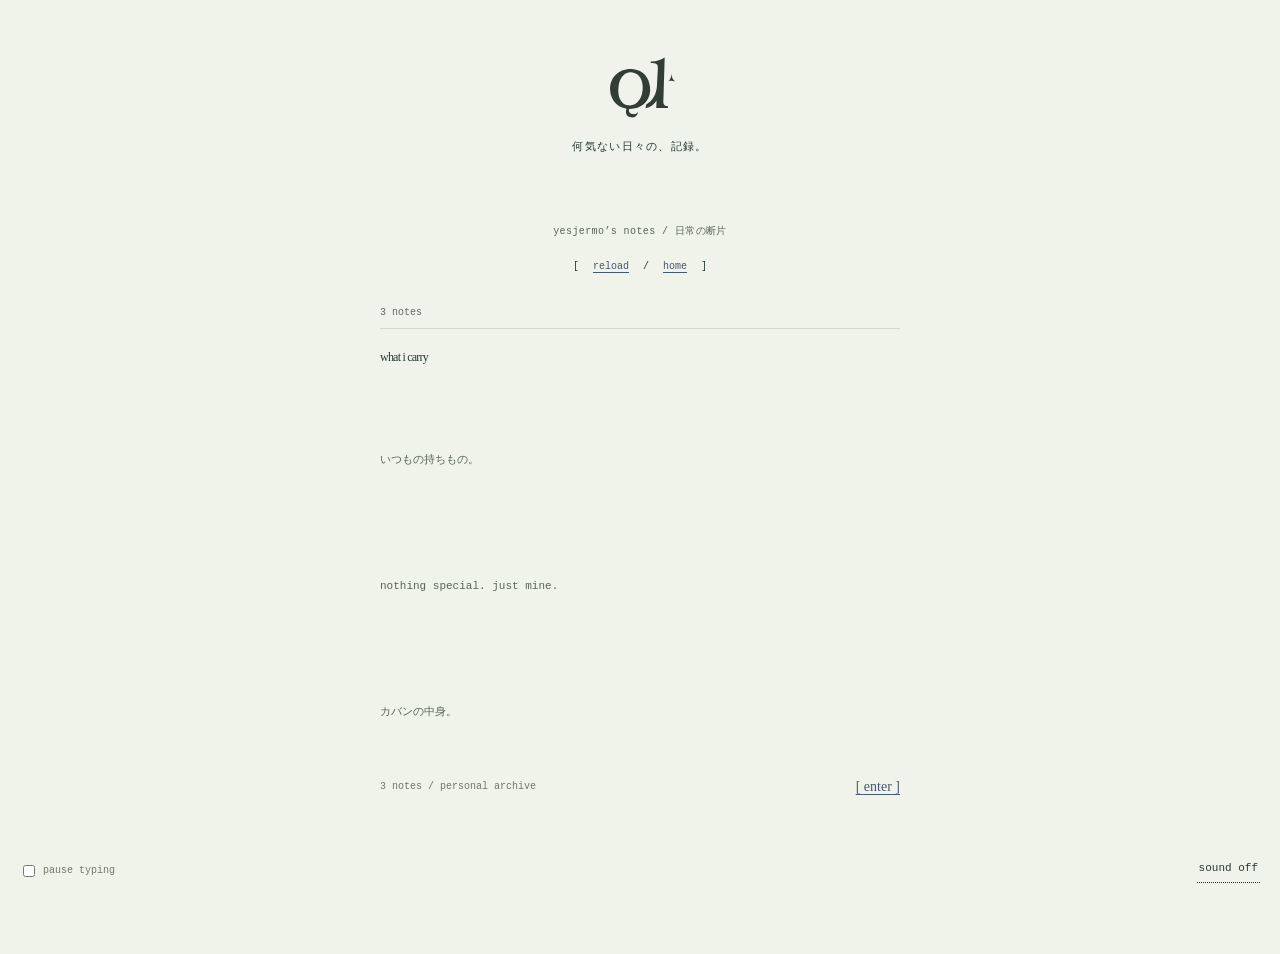
<file: index.html>
<!doctype html>
<html lang="en">
  <head>
    <meta charset="utf-8">
    <meta name="viewport" content="width=device-width, initial-scale=1">
    <meta name="theme-color" content="#fff">
    <meta name="description" content="Ordinary days — a small personal bulletin board and photo diary.">
    <title>ordinary days / BBS</title>
    <link rel="stylesheet" href="styles.css">
  <script src="typing.js" defer></script></head>
  <body class="splash">
    <input class="motion-toggle" type="checkbox" id="still">
    <label class="motion-label" for="still">pause typing</label>

    <button class="sound-control" id="typing-sound" type="button" aria-pressed="true">sound off</button>
    <main class="bbs" id="bbs">
      <header class="bbs-header">
        <img class="personal-mark" src="assets/ordinary-days-mark.svg" alt="" width="240" height="200">
        <p class="bbs-jp" lang="ja">何気ない日々の、記録。</p>
        <h1 class="bbs-typed-heading">
          <span class="sr-only">ordinary days</span>
          <span class="heading-type" aria-hidden="true">ordinary days</span>
        </h1>
        <p class="bbs-description">yesjermo’s notes / 日常の断片</p>
        <nav aria-label="Bulletin board navigation">
          [ <a href="index.html">reload</a> / <a href="objects.html">home</a> ]
        </nav>
      </header>

      <div class="bbs-status" aria-hidden="true"><span></span></div>

      <section class="thread" aria-labelledby="thread-title">
        <h2 id="thread-title">what i carry</h2>

        <article class="bbs-post post-one">
          <header>
            <span>No. 001</span>
            <span>yesjermo</span>
            <time datetime="2026-10-15">2026.10.15</time>
          </header>
          <p class="post-text">
            <span class="sr-only">Three things I bring to class.</span>
            <span class="message message-one" aria-hidden="true"></span>
          </p>
          <p class="post-note" lang="ja">いつもの持ちもの。</p>
        </article>

        <article class="bbs-post post-two">
          <header>
            <span>No. 002</span>
            <span>yesjermo</span>
            <time datetime="2026-10-15">2026.10.15</time>
          </header>
          <p class="post-text">
            <span class="sr-only">A blue bottle. A mouse. A laptop.</span>
            <span class="message message-two" aria-hidden="true"></span>
          </p>
          <p class="post-note">nothing special. just mine.</p>
        </article>

        <article class="bbs-post post-three">
          <header>
            <span>No. 003</span>
            <span>yesjermo</span>
            <time datetime="2026-10-15">2026.10.15</time>
          </header>
          <p class="post-text">
            <span class="sr-only">What's in my bag?</span>
            <span class="message message-three" aria-hidden="true"></span>
          </p>
          <p class="post-note" lang="ja">カバンの中身。</p>
        </article>
      </section>

      <footer class="bbs-footer">
        <span>3 notes / personal archive</span>
        <a class="bbs-enter" href="objects.html" aria-label="Enter the photo diary">
          [ <span aria-hidden="true"></span> ]
        </a>
      </footer>
    </main>

    <aside class="reload-intro" aria-label="Opening animation">
      <div class="reload-center">
        <video
          class="reload-reference reload-video"
          autoplay
          muted
          playsinline
          preload="auto"
          poster="assets/reload-reference.png"
          aria-label="Reload intro animation"
        >
          <source src="assets/reload-intro.mp4" type="video/mp4">
        </video>
      </div>
      <a class="intro-skip" href="#bbs">skip intro ↗</a>
    </aside>
  </body>
</html>
</file>
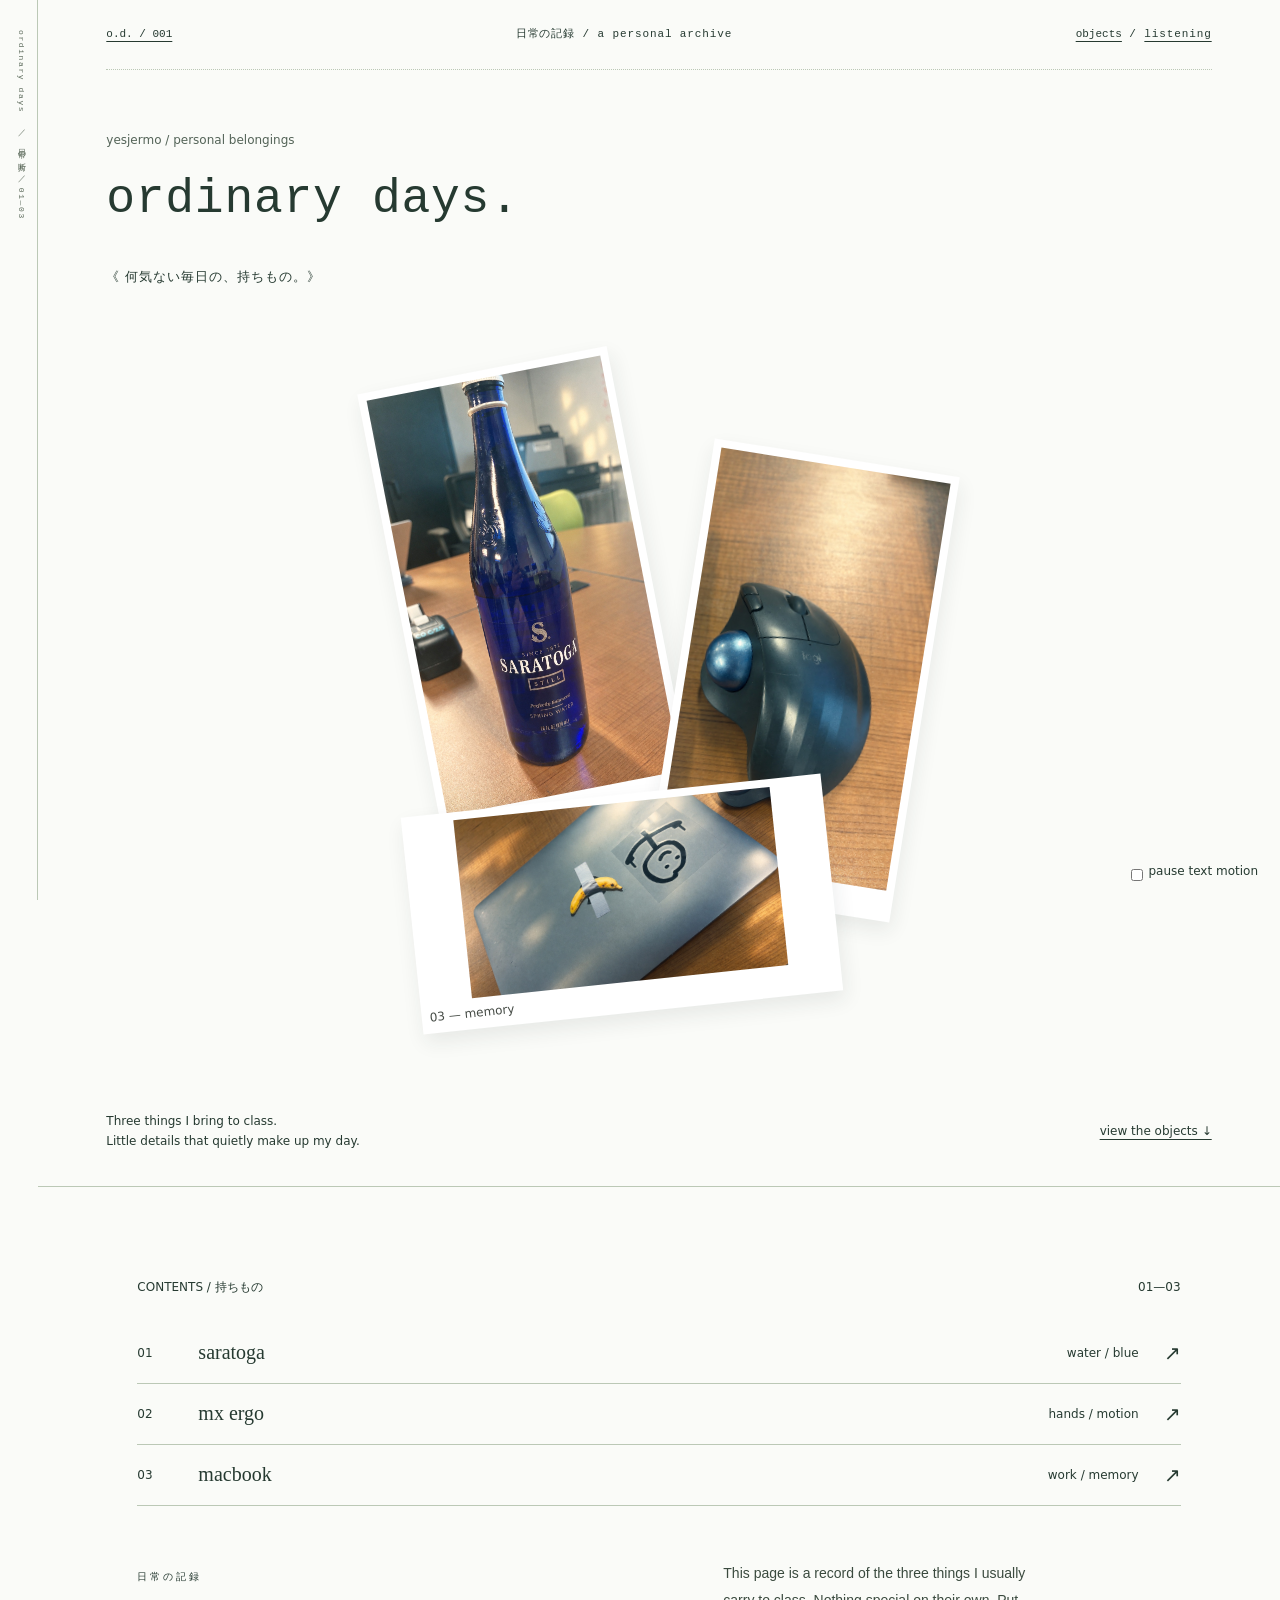
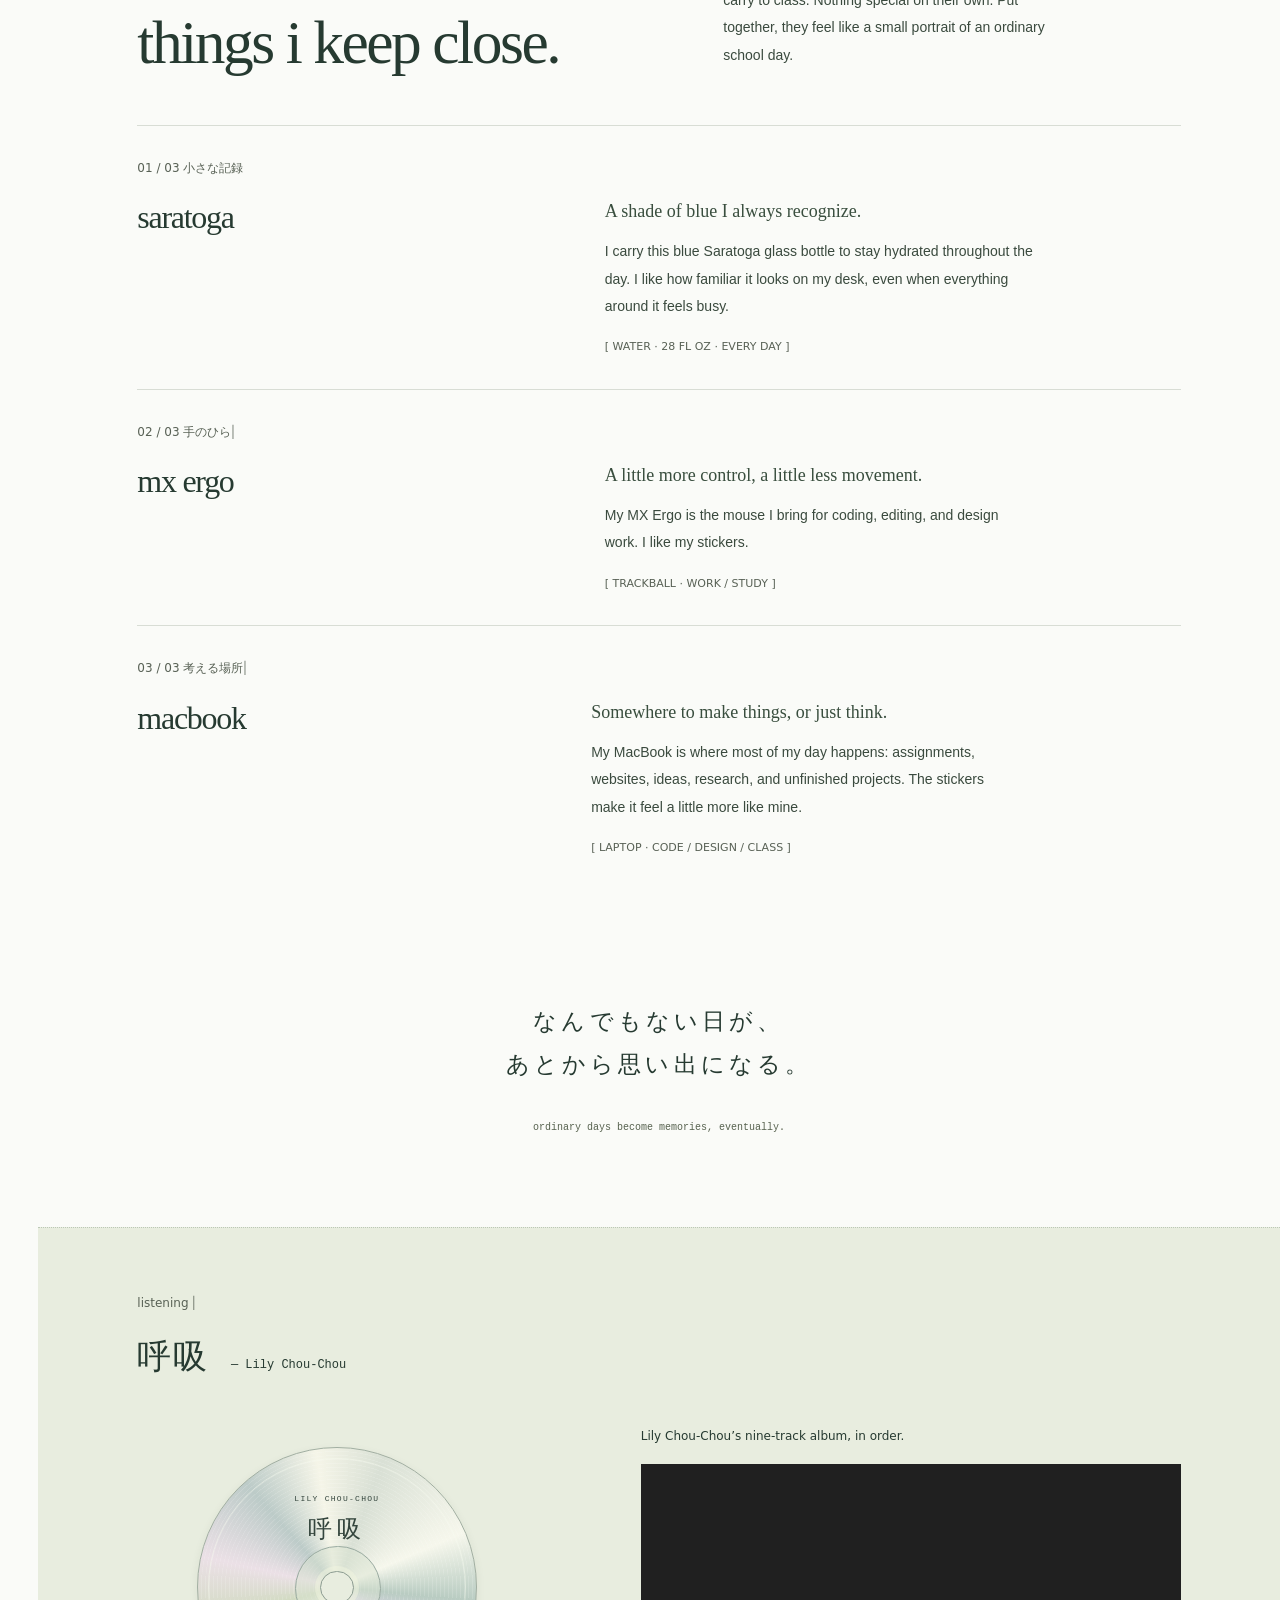
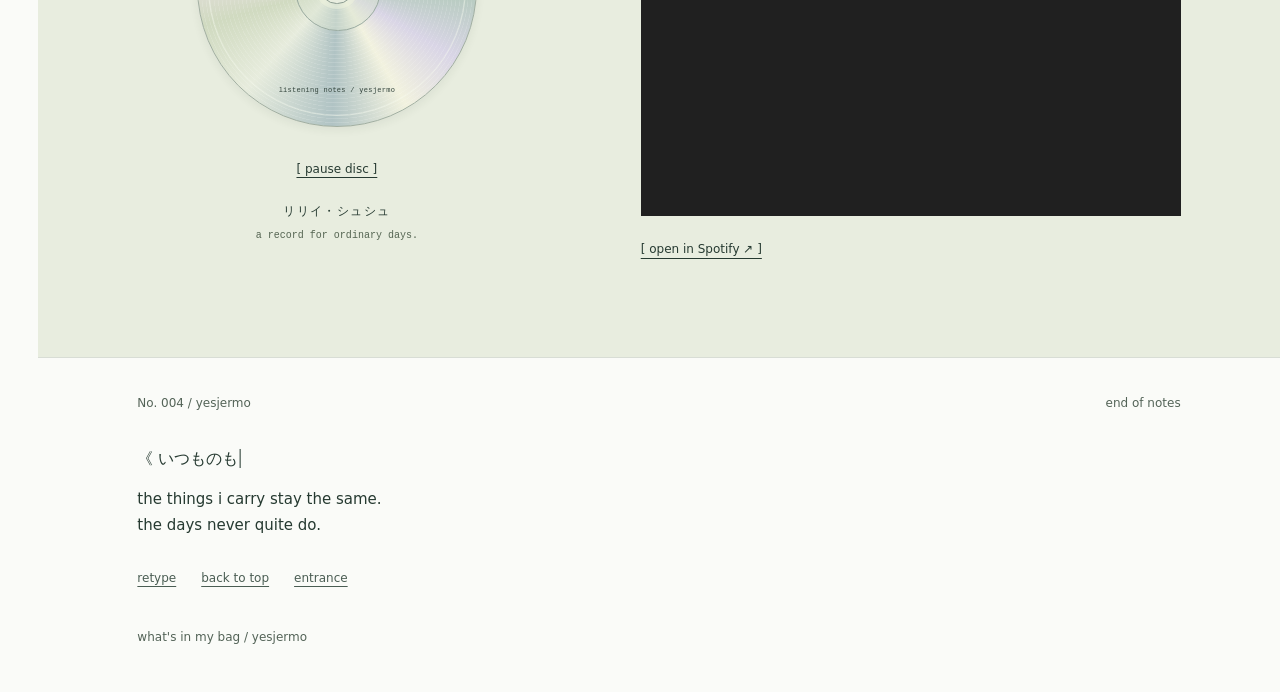
<file: objects.html>
<!doctype html>
<html lang="en"><head><meta charset="utf-8"><meta name="viewport" content="width=device-width,initial-scale=1"><meta name="theme-color" content="#eef0e6"><meta name="description" content="A quiet photographic diary of three things I carry to class."><title>ordinary days — the booklet</title><link rel="stylesheet" href="styles.css"><script src="typing.js" defer></script></head>
<body class="booklet collage-booklet" id="top"><div class="spine" aria-hidden="true">ordinary days　／　日常の断片　／　01—03</div><a class="skip" href="#archive">Skip to the objects</a>

<input class="object-motion-toggle" type="checkbox" id="object-still"><label class="object-motion-label" for="object-still">pause text motion</label>
<header class="book-cover object-cover">
<nav class="topbar" aria-label="Main navigation"><a href="index.html">o.d. / 001</a><span>日常の記録 / a personal archive</span><span class="object-nav-links"><a href="#archive">objects</a> / <a href="#listening">listening</a></span></nav>
<div class="object-heading">
<p class="object-heading-meta">yesjermo / personal belongings</p>
<h1><span class="sr-only">ordinary days.</span><span class="object-typed-title" aria-hidden="true">ordinary days.</span></h1>
<p class="object-heading-jp" lang="ja">《 何気ない毎日の、持ちもの。》</p>
</div>
<div class="contact-sheet keepsake-collage" aria-label="Three photographs from my school day"><figure class="keepsake keepsake-water"><a href="#water"><img src="images/saratoga.jpg" alt="Cobalt blue bottle on a classroom desk" width="941" height="1672"><figcaption>01 — water</figcaption></a></figure><figure class="keepsake keepsake-hands"><a href="#hands"><img src="images/mx-ergo.jpg" alt="Black trackball mouse on a desk" width="941" height="1672"><figcaption>02 — hands</figcaption></a></figure><figure class="keepsake keepsake-memory"><a href="#memory"><img src="images/macbook.jpg" alt="Silver laptop with stickers" width="1672" height="941"><figcaption>03 — memory</figcaption></a></figure></div>
<div class="cover-bottom"><p>Three things I bring to class.<br>Little details that quietly make up my day.</p><a href="#archive">view the objects ↓</a></div>
</header>
  <main>
    <!-- 02 / ARCHIVE INTRO -->
    <section class="archive-intro" id="archive" aria-labelledby="archive-title">
      <div class="section-label"><span>CONTENTS / 持ちもの</span><span>01—03</span></div><nav class="tracks" aria-label="Objects"><a href="#water"><span>01</span> saratoga <i>water / blue</i> ↗</a><a href="#hands"><span>02</span> mx ergo <i>hands / motion</i> ↗</a><a href="#memory"><span>03</span> macbook <i>work / memory</i> ↗</a></nav>
      <div class="archive-intro-grid">
        <div>
          <p class="small-japanese" lang="ja">日常の記録</p>
          <h2 id="archive-title">things i keep close.</h2>
        </div>
        <p class="archive-description">This page is a record of the three things I usually carry to class. Nothing special on their own. Put together, they feel like a small portrait of an ordinary school day.</p>
      </div>
    </section>

    <div class="object-notes">
    <!-- 03 / ITEM ONE: SARATOGA -->
    <section id="water" class="chapter chapter-one" aria-labelledby="bottle-title">
      <div class="chapter-copy">
        <p class="chapter-counter">01 / 03 <span>小さな記録</span></p>
        <h3 id="bottle-title">saratoga</h3>
        <p class="chapter-subtitle">A shade of blue I always recognize.</p>
        <p class="chapter-description">I carry this blue Saratoga glass bottle to stay hydrated throughout the day. I like how familiar it looks on my desk, even when everything around it feels busy.</p>
        <p class="chapter-footnote">[ WATER · 28 FL OZ · EVERY DAY ]</p>
      </div>
    </section>

    <!-- 04 / ITEM TWO: MX ERGO -->
    <section id="hands" class="chapter chapter-two" aria-labelledby="mouse-title">
      <div class="chapter-copy">
        <p class="chapter-counter">02 / 03 <span>手のひらの道具</span></p>
        <h3 id="mouse-title">mx ergo</h3>
        <p class="chapter-subtitle">A little more control, a little less movement.</p>
        <p class="chapter-description">My MX Ergo is the mouse I bring for coding, editing, and design work. I like my stickers.</p>
        <p class="chapter-footnote">[ TRACKBALL · WORK / STUDY ]</p>
      </div>
    </section>

<!-- 06 / ITEM THREE: MACBOOK -->
    <section id="memory" class="chapter chapter-three" aria-labelledby="macbook-title">
      <div class="chapter-three-heading">
        <p class="chapter-counter">03 / 03 <span>考える場所</span></p>
        <h3 id="macbook-title">macbook</h3>
      </div>
      <div class="chapter-three-details">
        <p class="chapter-subtitle">Somewhere to make things, or just think.</p>
        <p class="chapter-description">My MacBook is where most of my day happens: assignments, websites, ideas, research, and unfinished projects. The stickers make it feel a little more like mine.</p>
        <p class="chapter-footnote">[ LAPTOP · CODE / DESIGN / CLASS ]</p>
      </div>
    </section>

    </div>
    <!-- 05 / TRANSITION: an intertitle, like a pause between scenes. -->
    <aside class="intertitle" aria-label="Between frames">
      <p lang="ja">なんでもない日が、<br>あとから思い出になる。</p>
      <span>ordinary days become memories, eventually.</span>
    </aside>

        <section class="listening" id="listening" aria-labelledby="listening-title">
      <div class="listening-heading"><p class="chapter-counter">listening notes / 音の記録</p><h2 id="listening-title">呼吸 <span>— Lily Chou-Chou</span></h2></div>
      <div class="listening-grid">
        <div class="disc-side">
          <input class="disc-toggle" type="checkbox" id="disc-still">
          <div class="disc-sleeve" aria-hidden="true"><div class="compact-disc"><div class="disc-print"><span>LILY CHOU-CHOU</span><strong>呼吸</strong><small>listening notes / yesjermo</small></div><div class="disc-hub"></div></div></div>
          <label class="disc-control" for="disc-still"><span class="disc-pause">[ pause disc ]</span><span class="disc-resume">[ spin disc ]</span></label>
          <p class="disc-caption">リリイ・シュシュ<br><span>a record for ordinary days.</span></p>
        </div>
        <div class="listening-player">
          <p class="listening-intro">Lily Chou-Chou’s nine-track album, in order.</p>
          <iframe title="Listen to 呼吸 by Lily Chou-Chou on Spotify" src="https://open.spotify.com/embed/album/4IVnHzCk8zgJ1ivesDoTc3?utm_source=generator&amp;theme=0" width="100%" height="352" loading="lazy" allow="autoplay; clipboard-write; encrypted-media; fullscreen; picture-in-picture" allowfullscreen></iframe>
          <a class="spotify-link" href="https://open.spotify.com/album/4IVnHzCk8zgJ1ivesDoTc3" target="_blank" rel="noopener noreferrer">[ open in Spotify ↗ ]</a>
        </div>
      </div>
    </section>
  </main>
  <footer class="footer object-footer" aria-label="Closing note">
    <div class="footer-meta"><span>No. 004 / yesjermo</span><span>end of notes</span></div>
    <input class="footer-retype" type="checkbox" id="retype-footer">
    <div class="footer-message">
      <p class="footer-jp" lang="ja">《 いつものもの。いつもの日々。》</p>
      <p class="footer-english">the things i carry stay the same.<br>the days never quite do.</p>
    </div>
    <nav class="footer-links" aria-label="Footer navigation"><label for="retype-footer">retype</label><a href="#top">back to top</a><a href="index.html">entrance</a></nav>
    <p class="footer-signature">what's in my bag / yesjermo</p>
  </footer>
</body></html>
</file>
<file: styles.css>
:root{--paper:#eef0e6;--ink:#233b31;--muted:#536357;--line:#a6b3a0;--serif:Georgia,'Times New Roman',serif;--mono:'Courier New',monospace}*{box-sizing:border-box}html{scroll-behavior:smooth}body{margin:0;background:var(--paper);color:var(--ink);font-family:Arial,Helvetica,sans-serif}a{color:inherit;text-underline-offset:5px}a:hover{opacity:.7}a:focus-visible,input:focus-visible+label{outline:2px solid currentColor;outline-offset:6px}img{display:block;max-width:100%;height:auto}figure,p,h1,h2,h3{margin:0}h1,h2,h3{font-family:var(--serif);font-weight:400}em{font-weight:400}nav a{text-decoration:none}.skip{position:fixed;z-index:20;left:20px;top:-100px;background:var(--paper);padding:16px}.skip:focus{top:16px}/* A personal BBS: browser-like type, real links, no simulated desktop chrome. */
.sr-only{position:absolute;width:1px;height:1px;padding:0;margin:-1px;overflow:hidden;clip-path:inset(50%);white-space:nowrap;border:0}
.splash{min-height:100svh;background:#fff;color:#343434;font-family:'Times New Roman','Yu Mincho','Hiragino Mincho ProN',serif;font-size:13px}
.bbs{width:min(520px,calc(100% - 44px));margin:clamp(55px,12vh,125px) auto 80px}
.bbs a{color:#465773;text-decoration:underline;text-underline-offset:3px}.bbs a:visited{color:#6b6376}.bbs a:hover{opacity:1;color:#182940}.bbs-header{text-align:center;padding-bottom:24px}.bbs-jp{font-size:12px;letter-spacing:.25em;margin-bottom:12px}.bbs h1{font:normal 25px/1.1 'Times New Roman',serif;letter-spacing:-.04em}.bbs-description{font-size:11px;color:#666;margin:10px 0 18px}.bbs-header nav{font-size:12px}.bbs-header nav a{display:inline-block;padding:5px 3px}
.bbs-status{min-height:32px;border-top:1px solid #bfc3b9;border-bottom:1px solid #bfc3b9;padding:8px 0;font:10px/1.5 'Courier New',monospace;color:#666}.bbs-status span:before{content:'3 notes';animation:bbs-reload 2.6s step-end both}
.thread h2{font:normal 12px/1.7 'Times New Roman',serif;margin:18px 0 0}.bbs-post{padding:20px 0 17px;border-bottom:1px dotted #c6c9c1}.bbs-post header{display:flex;gap:13px;color:#72776c;font:10px/1.5 'Courier New',monospace}.bbs-post time{margin-left:auto}.post-text{margin:15px 0 0;min-height:22px;font-size:15px;line-height:1.6}.post-note{font-size:11px;line-height:1.7;margin-top:5px;color:#696e61}
.message:before{white-space:pre-wrap}.message-one:before{content:'Three things I bring to class.';animation:note-one 5s step-end both}.message-two:before{content:'A blue bottle. A mouse. A laptop.';animation:note-two 8s step-end both}.message-three:before{content:'A record of an ordinary day.';animation:note-three 11s step-end both}
.post-one{animation:post-appear 2.6s step-end both}.post-two{animation:post-appear 5.4s step-end both}.post-three{animation:post-appear 8.4s step-end both}.post-one .post-note{animation:post-appear 5s step-end both}.post-two .post-note{animation:post-appear 8s step-end both}.post-three .post-note{animation:post-appear 11s step-end both}
.bbs-footer{display:flex;align-items:center;justify-content:space-between;gap:20px;padding:20px 0;color:#707668;font:10px/1.5 'Courier New',monospace}.bbs-enter{padding:10px 0;font:14px/1.5 'Times New Roman',serif;min-width:90px;text-align:right}.bbs-enter span:before{content:'enter';animation:enter-note 12s step-end both}
.motion-toggle{position:fixed;left:23px;bottom:23px;width:12px;height:12px;margin:0;accent-color:#6a745b}.motion-label{position:fixed;left:43px;bottom:23px;font:10px/12px 'Courier New',monospace;color:#72776c;cursor:pointer}.motion-toggle:checked~.bbs *,.motion-toggle:checked~.bbs *:before{animation-play-state:paused}
@keyframes bbs-reload{0%{content:'re'}12%{content:'relo'}23%{content:'reload'}35%{content:'reloading'}48%{content:'reloading.'}65%{content:'reloading..'}80%{content:'reloading...'}100%{content:'3 notes'}}
@keyframes post-appear{0%,99.9%{visibility:hidden}100%{visibility:visible}}
@keyframes note-one{0%,51%{content:''}52%{content:'À'}58%{content:'Àsï'}64%{content:'Àsïƒì'}70%{content:'ÀsïƒìèóÇ™'}77%{content:'Three thïƒìèóÇ™'}84%{content:'Three things I brïñÇ™'}91%{content:'Three things I bring to clàÇ'}100%{content:'Three things I bring to class.'}}
@keyframes note-two{0%,67%{content:''}68%{content:'Ç'}72%{content:'Çæ†'}76%{content:'Çæ†Àsïƒì'}81%{content:'A blue bō††Ç'}86%{content:'A blue bottle. A mðµÇ'}92%{content:'A blue bottle. A mouse. A làþÇ'}100%{content:'A blue bottle. A mouse. A laptop.'}}
@keyframes note-three{0%,76%{content:''}77%{content:'Æ'}80%{content:'ÆðÇ'}83%{content:'ÆðÇïƒìè'}87%{content:'A record ðƒïÇ'}91%{content:'A record of an ordïñÇ'}96%{content:'A record of an ordinary dàÇ'}100%{content:'A record of an ordinary day.'}}
@keyframes enter-note{0%,91%{content:'skip intro'}92%{content:'ë'}94%{content:'ëñ†'}96%{content:'ëñ†ê®'}98%{content:'entê®'}100%{content:'enter'}}
@media(max-width:600px){.bbs{margin-top:50px;width:calc(100% - 40px)}.bbs-post{padding-top:18px}.post-text{font-size:14px}.bbs-post header{font-size:9px}.bbs-footer{font-size:9px}.bbs-header{padding-bottom:20px}}
/* The booklet: a quiet printed grid, with deliberately different spreads. */
.booklet{padding-left:44px}.spine{position:fixed;inset:0 auto 0 0;width:44px;border-right:1px solid var(--line);writing-mode:vertical-rl;padding:30px 14px;font:10px var(--mono);letter-spacing:.18em;z-index:10;background:var(--paper)}.book-cover{padding:0 5.5%;position:relative;overflow:hidden}.topbar{display:flex;justify-content:space-between;gap:20px;padding:30px 0;border-bottom:1px solid var(--line);font:10px var(--mono);letter-spacing:.08em}.topbar>a:first-child{font-size:16px;letter-spacing:-.08em}.cover-caption{display:flex;justify-content:space-between;margin:34px 0 8px;font:10px var(--mono);letter-spacing:.06em}.book-cover h1{font-size:clamp(96px,17vw,255px);line-height:.73;letter-spacing:-.085em;position:relative;z-index:2;margin:36px 0 0}.book-cover h1 em{padding-left:23%}.vertical{position:absolute;right:7%;top:155px;writing-mode:vertical-rl;font:22px/1.8 var(--serif);letter-spacing:.3em}.contact-sheet{display:grid;grid-template-columns:1fr .8fr 1.3fr;align-items:end;gap:30px;margin:-35px 3% 0 20%;transform:rotate(-2deg)}.contact-sheet figure{padding:7px 7px 0;background:#e2e6da;border:1px solid #b7c2af}.contact-sheet figure:nth-child(2){transform:translateY(35px)}.contact-sheet img{width:100%;height:clamp(140px,19vw,280px);object-fit:cover;filter:saturate(.65)}.contact-sheet figure:nth-child(3) img{height:clamp(110px,14vw,210px)}.contact-sheet figcaption{font:9px/2.8 var(--mono);letter-spacing:.08em}.cover-bottom{display:grid;grid-template-columns:1fr 1fr auto;align-items:end;gap:25px;padding:85px 0 38px;font:11px/1.8 var(--mono)}.cover-bottom .edition{text-align:center;font-size:9px}.cover-bottom a{text-decoration:none;border-bottom:1px solid var(--ink);padding:10px 0}.cover-bottom a span{margin-left:35px;font-size:22px}.archive-intro{padding:90px 8% 80px;border-top:1px solid var(--line)}.section-label,.chapter-counter,.chapter-footnote,.closing-line,.closing-bottom,.footer{font:10px/1.7 var(--mono);letter-spacing:.08em}.section-label,.closing-line,.closing-bottom,.footer{display:flex;justify-content:space-between;gap:24px}.tracks{margin:25px 0 85px;display:grid}.tracks a{display:flex;align-items:center;gap:25px;border-bottom:1px solid var(--line);padding:18px 0;font:22px var(--serif)}.tracks a span{font:10px var(--mono);min-width:36px}.tracks i{font:10px var(--mono);margin-left:auto}.archive-intro-grid{display:grid;grid-template-columns:1.4fr 1fr;gap:70px;align-items:end}.small-japanese{font-size:12px;letter-spacing:.3em;margin-bottom:25px}h2{font-size:clamp(58px,7vw,105px);line-height:.9;letter-spacing:-.065em}.archive-description{font-size:14px;line-height:1.9;max-width:330px;padding-bottom:8px}.chapter{padding:80px 8% 110px;display:grid;align-items:center;gap:9%}.chapter-one{grid-template-columns:1.1fr 1fr}.photo{position:relative}.photo img{width:100%;object-fit:cover;filter:saturate(.75)}.photo-bottle img{aspect-ratio:3/4}.photo figcaption{font:9px var(--mono);display:flex;gap:20px;margin-top:14px;color:var(--muted)}.chapter-counter{display:flex;justify-content:space-between;margin-bottom:38px}.chapter-counter span{font-size:10px;letter-spacing:.12em}.chapter h3{font-size:clamp(55px,6.5vw,100px);letter-spacing:-.065em;line-height:1.05;margin-left:-4px}.title-dot{color:#779542}.chapter-subtitle{font:italic 22px/1.4 var(--serif);margin:24px 0}.chapter-description{font:14px/1.9 Arial,sans-serif;max-width:360px}.chapter-footnote{border-top:1px solid var(--line);padding-top:18px;margin-top:38px;font-size:9px}.chapter-two{background:#dce3d4;grid-template-columns:1fr 1.2fr;padding-top:110px;padding-bottom:110px}.photo-mouse{margin-left:15%}.photo-mouse img{aspect-ratio:3/4}.intertitle{background:#172b21;color:var(--paper);padding:110px 25px;text-align:center}.intertitle p{font:clamp(22px,3vw,36px)/1.9 var(--serif);letter-spacing:.22em}.intertitle span{display:block;font:10px/1.8 var(--mono);margin-top:32px}.chapter-three{display:block;padding-top:95px}.chapter-three-heading{display:flex;flex-direction:column;max-width:70%;margin-bottom:45px}.chapter-three-heading h3{font-size:clamp(70px,12vw,170px)}.photo-laptop img{aspect-ratio:16/9}.chapter-three-details{display:grid;grid-template-columns:1fr 1fr;column-gap:12%;margin-top:32px}.chapter-three-details .chapter-subtitle{margin:0;max-width:280px;font-size:30px}.chapter-three-details .chapter-footnote{grid-column:2}.closing{padding:30px 8% 50px;background:#dce3d4}.closing-line{border-bottom:1px solid var(--line);padding-bottom:18px}.closing-content{display:flex;align-items:end;justify-content:space-between;gap:35px;padding:90px 0}.closing-content p{font:36px/1.8 var(--serif);letter-spacing:.13em}.closing-content span{font:12px/1.9 var(--mono)}.closing-bottom{font-size:9px}.footer{padding:25px 8%;font-size:9px}
@media(min-width:1600px){.booklet{max-width:1700px;margin:auto;border-right:1px solid var(--line)}}
@media(max-width:700px){.booklet{padding-left:23px}.spine{width:23px;padding:25px 6px;font-size:8px}.book-cover{padding:0 6%}.topbar{padding:23px 0;font-size:9px}.topbar>span{display:none}.cover-caption{margin-top:25px;font-size:8px;line-height:1.7}.cover-caption>span:last-child{max-width:95px;text-align:right}.book-cover h1{font-size:clamp(87px,21vw,145px);margin-top:45px;line-height:.8}.book-cover h1 em{padding-left:13%}.vertical{font-size:13px;right:6%;top:160px;letter-spacing:.2em}.contact-sheet{margin:28px 0 0;gap:10px;grid-template-columns:1fr .85fr 1fr}.contact-sheet figure{padding:4px 4px 0}.contact-sheet img{height:150px}.contact-sheet figure:nth-child(3) img{height:110px}.contact-sheet figcaption{font-size:7px;letter-spacing:0}.contact-sheet figure:nth-child(2){transform:translateY(20px)}.cover-bottom{padding-top:64px;grid-template-columns:1fr auto;font-size:9px}.cover-bottom .edition{display:none}.cover-bottom a{font-size:9px}.cover-bottom a span{margin-left:8px}.archive-intro{padding:55px 7%}.section-label{font-size:8px}.tracks{margin:20px 0 55px}.tracks a{font-size:21px;gap:12px}.tracks i{font-size:8px}.archive-intro-grid{grid-template-columns:1fr;gap:28px}h2{font-size:65px}.archive-description{font-size:13px;max-width:none}.chapter{padding:35px 7% 65px;grid-template-columns:1fr;gap:35px}.chapter-copy{padding:0 3%}.chapter-counter{margin-bottom:20px;font-size:9px}.chapter h3{font-size:62px}.chapter-subtitle{font-size:23px;margin:20px 0}.chapter-description{font-size:13px;max-width:none}.chapter-footnote{margin-top:25px;font-size:8px}.chapter-two{padding-top:55px}.chapter-two .chapter-copy{order:2}.photo-mouse{margin:0 12%}.intertitle{padding:85px 18px}.intertitle p{font-size:22px}.intertitle span{font-size:8px}.chapter-three{padding-top:60px}.chapter-three-heading{max-width:100%;margin-bottom:30px}.chapter-three-heading h3{font-size:70px}.chapter-three-details{grid-template-columns:1fr;gap:22px}.chapter-three-details .chapter-subtitle{font-size:26px;max-width:none}.chapter-three-details .chapter-footnote{grid-column:auto;margin:0}.closing{padding:25px 7%}.closing-content{flex-direction:column;align-items:start;padding:55px 0;gap:25px}.closing-content p{font-size:28px}.closing-bottom{font-size:8px;flex-direction:column;gap:16px}.footer{font-size:8px;gap:15px;padding:24px 7%}.photo figcaption{font-size:8px}}
/* The home page: translucent green paper, an obi strip and a loose photo index. */
:root{--paper:#eef0e6;--ink:#233b31;--muted:#536357;--line:#b2bbaa}
.booklet{padding-left:38px}.spine{display:block;width:38px;padding:30px 11px;background:#dfe6cf;font-size:10px}.topbar{font-size:10px}.cover-caption{margin-top:42px}.book-cover h1{font-size:clamp(90px,15vw,220px);letter-spacing:-.075em;line-height:.78}.book-cover h1 em{font-style:normal;padding-left:29%;letter-spacing:-.09em}.vertical{font-size:18px;letter-spacing:.4em;top:180px}.contact-sheet{transform:none;margin:5px 1% 0 16%;gap:20px}.contact-sheet figure{background:transparent;border:0;padding:0}.contact-sheet img{filter:saturate(.82)}.contact-sheet figure:nth-child(2){transform:translateY(28px)}.contact-sheet figcaption{font-size:9px}.cover-bottom .edition{font-size:9px}.cover-bottom{padding-top:75px}.tracks a{font-size:20px}.small-japanese{font-size:11px}h2{font-size:clamp(52px,6vw,85px)}.chapter h3{font-size:clamp(52px,6vw,90px)}.chapter-subtitle{font-size:20px}.chapter-counter span{font-size:10px}.chapter-footnote{font-size:9px}.photo img{filter:saturate(.9)}.chapter-two{background:#e1e6d8}.intertitle{background:#e5e9df;color:var(--ink);padding:100px 25px}.intertitle p{font-size:28px;letter-spacing:.3em}.chapter-three-heading h3{font-size:clamp(70px,11vw,145px)}.closing{background:#dfe6cf}.closing-content p{font-size:32px}.footer{font-size:9px}
@media(max-width:700px){.booklet{padding-left:24px}.spine{width:24px;padding:25px 7px;font-size:8px}.book-cover{padding:0 6%}.cover-caption{margin-top:30px}.book-cover h1{font-size:clamp(85px,22vw,145px);margin-top:38px}.book-cover h1 em{padding-left:16%}.vertical{font-size:12px;right:6%;top:165px}.contact-sheet{margin:36px 0 0;gap:9px}.contact-sheet img{height:155px}.contact-sheet figure:nth-child(3) img{height:105px}.contact-sheet figure:nth-child(2){transform:translateY(25px)}.contact-sheet figcaption{font-size:7px}.cover-bottom{padding-top:65px;font-size:9px}.cover-bottom .edition{display:none}.tracks a{font-size:20px}.chapter h3{font-size:58px}.chapter-three-heading h3{font-size:66px}.intertitle p{font-size:21px}.closing-content p{font-size:27px}}
/* Personal title card: an original od ligature and restrained, bookish lettering. */
.bbs{margin-top:clamp(36px,6vh,75px)}
.personal-mark{width:144px;height:120px;object-fit:contain;margin:0 auto 18px}
.bbs-header{padding-bottom:20px}.bbs-jp{font-family:'Yu Mincho','Hiragino Mincho ProN','Noto Serif CJK JP',serif;font-size:16px;letter-spacing:.12em;margin-bottom:7px;font-weight:400}.bbs h1{font-family:'Baskerville','Times New Roman',serif;font-size:36px;font-weight:400;line-height:1.15;letter-spacing:-.035em}.bbs-description{font-size:10px;letter-spacing:.04em;margin:14px 0 18px}.bbs-header nav{font-size:12px}.bbs-header nav a{padding:5px 8px}.bbs-status{border-color:#d3d7ce}.bbs-post{border-color:#d3d7ce}.splash{background:#fcfcf9}.bbs-header{position:relative}.personal-mark{filter:drop-shadow(0 0 8px #d7e0c94d)}
/* A single slow inversion, then a fade. No repeated flashing. */
.reload-intro{position:fixed;inset:0;z-index:20;display:grid;place-items:center;background:#fff;color:#080808;animation:intro-exit 5s linear both;overflow:hidden}
.reload-center{width:100%;text-align:center;padding:20px;animation:intro-softness 5s ease both}.reload-kicker{display:block;font:12px/1.5 'Yu Mincho','Times New Roman',serif;letter-spacing:.28em;margin-bottom:32px}.reload-word{display:block;font:900 clamp(44px,12vw,180px)/1 'Impact','Arial Narrow','Arial Black',sans-serif;letter-spacing:-.055em;transform:scaleX(.78);text-shadow:0 0 2px currentColor;animation:load-type 1.5s steps(9,end) both;clip-path:inset(0)}.reload-subtitle{display:block;font:10px/1.6 'Courier New',monospace;letter-spacing:.04em;margin-top:36px}.intro-skip{position:absolute;bottom:30px;right:32px;padding:10px;color:inherit;font:11px/1.5 'Times New Roman',serif;text-decoration:underline}.intro-skip:focus-visible{outline-color:currentColor}
@keyframes load-type{from{clip-path:inset(0 100% 0 0)}to{clip-path:inset(0)}}
@keyframes intro-exit{0%,35%{background:#fff;color:#080808;opacity:1;visibility:visible}52%,79%{background:#080808;color:#fff;opacity:1;visibility:visible}99%{background:#080808;color:#fff;opacity:0;visibility:visible}100%{opacity:0;visibility:hidden;pointer-events:none}}
@keyframes intro-softness{0%{filter:blur(1.2px);transform:scale(.985)}45%,75%{filter:blur(.25px);transform:scale(1)}100%{filter:blur(3px);transform:scale(1.015)}}
.bbs *,.bbs *:before{animation-delay:5s}.bbs:target *,.bbs:target *:before{animation-delay:0s}.bbs:target~.reload-intro{display:none}.motion-toggle:checked~.reload-intro,.motion-toggle:checked~.reload-intro *{animation-play-state:paused}
@media(max-width:600px){.personal-mark{width:120px;height:100px;margin-bottom:13px}.bbs{margin-top:35px}.bbs h1{font-size:32px}.bbs-jp{font-size:14px}.reload-word{font-size:clamp(44px,13vw,78px);transform:scaleX(.9)}.reload-kicker{font-size:11px}.reload-subtitle{font-size:9px}}
/* Revision: rotating reload word, then a typed BBS heading. */
.bbs .personal-mark{width:78px;height:65px;margin-bottom:20px;filter:none}.bbs .bbs-jp{font-size:11px;letter-spacing:.12em;margin-bottom:13px}.bbs h1.bbs-typed-heading{font:normal clamp(20px,4.8vw,26px)/1.35 'Courier New',monospace;letter-spacing:-.045em;display:flex;justify-content:center;margin:0;min-height:36px}.heading-type{display:block;white-space:nowrap;overflow:hidden;width:13ch;border-right:1px solid currentColor;animation:header-type 1.8s steps(13,end) 5s both,header-cursor .8s step-end 5s 6;letter-spacing:0}.bbs .bbs-description{font:10px/1.7 'Courier New',monospace;margin:14px 0 16px}.bbs:target .heading-type{animation-delay:0s}.bbs-header{padding-bottom:20px}
@keyframes header-type{from{width:0}to{width:13ch}}
@keyframes header-cursor{0%,49%{border-color:currentColor}50%,100%{border-color:transparent}}
.reload-center{perspective:1000px;animation:none}.reload-kicker,.reload-subtitle{display:none}.reload-word{font-family:'Impact','Arial Black','DejaVu Sans',sans-serif;font-size:clamp(64px,16vw,210px);font-weight:900;letter-spacing:-.065em;line-height:1.1;clip-path:none;backface-visibility:visible;transform-origin:center;animation:reload-spin 4.15s cubic-bezier(.38,.04,.28,1) both;text-shadow:1px 0 currentColor,-1px 0 currentColor,0 0 1px currentColor;will-change:transform}
@keyframes reload-spin{0%{transform:rotateY(-90deg) scaleX(.77)}15%{transform:rotateY(0deg) scaleX(.77)}70%{transform:rotateY(660deg) scaleX(.77)}100%{transform:rotateY(720deg) scaleX(.77)}}
@media(max-width:600px){.reload-word{font-size:clamp(58px,17vw,110px)}.bbs .personal-mark{width:66px;height:55px}.bbs h1.bbs-typed-heading{font-size:22px}}
/* Objects page: a typed personal-note heading, not a display-type cover. */
.object-cover .topbar{font:11px/1.7 'Courier New',monospace;border-bottom:1px dotted var(--line);padding:25px 0}.object-cover .topbar a:first-child{font:inherit;letter-spacing:0}.object-cover .topbar a{text-decoration:underline;text-underline-offset:4px}.object-heading{padding:65px 0 50px;max-width:700px}.object-heading-meta{font:11px/1.8 'Courier New',monospace;color:var(--muted);margin-bottom:18px}.object-cover h1{font:normal clamp(25px,4.3vw,52px)/1.3 'Courier New',monospace;letter-spacing:-.035em;margin:0;min-height:1.3em}.object-typed-title{display:block;width:14ch;max-width:100%;white-space:nowrap;overflow:hidden;letter-spacing:0;border-right:1px solid var(--ink);animation:object-title-type 2.1s steps(14,end) .35s both,object-title-cursor .8s step-end .35s 4}.object-heading-jp{font:13px/1.9 'Yu Mincho','Hiragino Mincho ProN','Times New Roman',serif;letter-spacing:.08em;margin-top:20px}.object-cover .contact-sheet{margin:0 0 0 7%;grid-template-columns:1fr .85fr 1.25fr;gap:22px}.object-cover .contact-sheet figcaption{font:10px/2.5 'Courier New',monospace;letter-spacing:0}.object-cover .cover-bottom{grid-template-columns:1fr auto;padding:65px 0 35px;font:11px/1.8 'Courier New',monospace}.object-cover .cover-bottom a{border:0;text-decoration:underline;text-underline-offset:4px;padding:10px 0}
@keyframes object-title-type{from{width:0}to{width:14ch}}@keyframes object-title-cursor{0%,49%{border-color:var(--ink)}50%,100%{border-color:transparent}}
@media(max-width:700px){.object-heading{padding:45px 0 35px}.object-cover h1{font-size:clamp(23px,5.8vw,39px)}.object-heading-meta{font-size:10px}.object-heading-jp{font-size:11px;letter-spacing:0}.object-cover .contact-sheet{margin:0;gap:10px}.object-cover .contact-sheet figcaption{font-size:8px}.object-cover .cover-bottom{padding-top:55px;gap:20px;font-size:10px}.object-cover .topbar{font-size:10px}}
@media(prefers-reduced-motion:reduce){html{scroll-behavior:auto}*,*:before,*:after{animation:none!important;transition:none!important}.motion-toggle,.motion-label,.reload-intro{display:none}.heading-type{width:13ch;border:0}.object-typed-title{width:14ch;border:0}}

/* The photographs are now graded assets; avoid stacking another color filter. */
.booklet .photo img,.booklet .contact-sheet img{filter:none}

/* Shared quiet editorial rhythm: type, photographs and deliberate empty space. */
:root{--paper:#f2f3ec;--ink:#293a31;--line:#c0c7b8}
.splash{background:var(--paper);color:var(--ink)}.bbs{width:min(520px,calc(100% - 44px))}.bbs .personal-mark{opacity:.88}.bbs-status{border-top:0}.bbs-header nav{font-family:'Courier New',monospace;font-size:10px}.bbs-post{padding-top:24px;padding-bottom:23px}.bbs-post header{color:#5c685b}.bbs-description,.post-note{color:#596553}
.booklet .spine{background:var(--paper);font-size:8px;color:#5e6c5d}.archive-intro-grid{grid-template-columns:1.15fr 1fr;gap:60px}.booklet h2{font:normal clamp(32px,4.8vw,64px)/1.1 'Times New Roman',serif;letter-spacing:-.04em;max-width:8em}.booklet .chapter h3{font:normal clamp(40px,5.3vw,72px)/1.1 'Times New Roman',serif;letter-spacing:-.04em}.booklet .chapter-subtitle{font:normal 18px/1.55 'Times New Roman',serif}.chapter-footnote{border:0;font-size:9px;color:#52604f}.chapter-two{background:#e9ede2}.intertitle{background:var(--paper);padding:85px 25px}.intertitle p{font-size:23px}.intertitle span{color:#56614e}.closing{background:#e8eddf}.closing-content p{font-size:27px}.closing-line{font-size:9px}.chapter-three-details .chapter-subtitle{font-size:22px}.small-japanese{font-size:10px}
@media(max-width:700px){.archive-intro-grid{grid-template-columns:1fr;gap:25px}.booklet h2{font-size:43px}.booklet .chapter h3{font-size:47px}.booklet .chapter-subtitle{font-size:18px}.intertitle p{font-size:20px}.closing-content p{font-size:25px}.bbs-post{padding-top:20px;padding-bottom:19px}}

/* Thin serif intertitles with BBS motion; supplied loading image used unchanged. */
.object-cover h1{font-family:'Baskerville','Times New Roman',serif;font-weight:400;letter-spacing:0}.object-typed-title{width:max-content;max-width:100%;letter-spacing:.015em;animation:object-serif-type 2.1s steps(14,end) .35s both,object-title-cursor .8s step-end .35s 4}
@keyframes object-serif-type{from{clip-path:inset(0 100% 0 0)}to{clip-path:inset(0)}}
.object-footer{display:block;padding:35px 8% 45px;background:var(--paper);border-top:1px dotted var(--line);font-family:'Times New Roman',serif}.footer-meta{display:flex;justify-content:space-between;gap:20px;font:10px/1.7 'Courier New',monospace;color:var(--muted)}.footer-message{padding:45px 0 30px}.footer-jp{font:400 clamp(16px,2vw,24px)/1.8 'Yu Mincho','Hiragino Mincho ProN','Noto Serif CJK JP','Times New Roman',serif;letter-spacing:.08em;width:fit-content;max-width:100%;animation:footer-type-a 2.5s steps(18,end) both}.footer-english{font:16px/1.8 'Baskerville','Times New Roman',serif;letter-spacing:.01em;margin-top:22px}.footer-links{display:flex;gap:25px;align-items:center;font:12px/1.7 'Times New Roman',serif}.footer-links a,.footer-links label{color:#4a5d53;text-decoration:underline;text-underline-offset:4px;cursor:pointer;padding:8px 0}.footer-signature{font:10px/1.7 'Courier New',monospace;color:var(--muted);margin-top:35px}.footer-retype{position:absolute;width:1px;height:1px;opacity:0}.footer-retype:focus-visible~.footer-links label{outline:2px solid var(--ink);outline-offset:5px}.footer-retype:checked~.footer-message .footer-jp{animation-name:footer-type-b}
@keyframes footer-type-a{from{clip-path:inset(0 100% 0 0)}to{clip-path:inset(0)}}@keyframes footer-type-b{from{clip-path:inset(0 100% 0 0)}to{clip-path:inset(0)}}
.reload-intro{background:#effbfc;color:#080808;animation:reference-exit 5s linear both}.reload-center{padding:0;perspective:none;animation:none}.reload-reference{width:min(100%,750px);height:auto;margin:auto;object-fit:contain}.intro-skip{color:#17251f}
@keyframes reference-exit{0%,78%{opacity:1;visibility:visible}99%{opacity:0;visibility:visible}100%{opacity:0;visibility:hidden;pointer-events:none}}
@media(max-width:700px){.object-footer{padding:30px 7% 35px}.footer-message{padding:35px 0 25px}.footer-jp{font-size:15px;letter-spacing:0}.footer-english{font-size:15px}.footer-links{gap:20px}.object-cover h1{font-size:clamp(28px,7.5vw,45px)}}
@media(prefers-reduced-motion:reduce){.object-typed-title{width:max-content;clip-path:none;border:0}.footer-jp{clip-path:none}.footer-retype,.footer-links label{display:none}.reload-intro{display:none}}

/* Actual supplied 2.4-second video, with a light layer of CRT texture. */
.reload-intro{background:#090c0b;animation:video-intro-exit 3.2s linear both}.reload-center{position:relative;overflow:hidden;max-width:850px;width:100%;isolation:isolate}.reload-video{display:block;width:100%;height:auto;max-height:100svh;object-fit:contain;filter:contrast(1.12) saturate(.55);animation:crt-jitter .45s steps(2,end) 6;transform:translateZ(0)}
.reload-center:before{content:'';position:absolute;inset:0;z-index:2;pointer-events:none;background:repeating-linear-gradient(0deg,transparent 0 2px,rgba(0,0,0,.2) 2px 3px);opacity:.6}
.reload-center:after{content:'';position:absolute;inset:-8%;z-index:3;pointer-events:none;background:url('assets/grain.png') repeat;opacity:.22;mix-blend-mode:multiply;animation:noise-shift .22s steps(2,end) 13}
.intro-skip{z-index:5;color:#fff;background:#090c0b;padding:10px 14px}
@keyframes crt-jitter{0%,100%{transform:translateX(0) skewX(0deg)}25%{transform:translateX(-1px) skewX(.25deg)}75%{transform:translateX(1px) skewX(-.2deg)}}
@keyframes noise-shift{0%{transform:translate(0)}50%{transform:translate(3%,-2%)}100%{transform:translate(-2%,3%)}}
@keyframes video-intro-exit{0%,81%{opacity:1;visibility:visible}99%{opacity:0;visibility:visible}100%{opacity:0;visibility:hidden;pointer-events:none}}
.bbs *,.bbs *:before{animation-delay:3.2s}.bbs .heading-type{animation-delay:3.2s}.bbs:target *,.bbs:target *:before{animation-delay:0s}
/* Long readable holds between typing passes, with a pause control. */
.object-typed-title{width:max-content;animation:object-live-type 12s steps(14,end) infinite,letter-drift 7s ease-in-out infinite;border-right:1px solid currentColor}.footer-jp{animation:footer-live-a 14s steps(18,end) infinite,letter-drift 8s ease-in-out infinite}.footer-retype:checked~.footer-message .footer-jp{animation-name:footer-live-b,letter-drift}.footer-english{animation:letter-drift 9s ease-in-out infinite}
@keyframes object-live-type{0%,4%{clip-path:inset(0 100% 0 0)}22%,92%{clip-path:inset(0)}99%,100%{clip-path:inset(0 100% 0 0)}}
@keyframes footer-live-a{0%,3%{clip-path:inset(0 100% 0 0)}23%,94%{clip-path:inset(0)}100%{clip-path:inset(0 100% 0 0)}}
@keyframes footer-live-b{0%,3%{clip-path:inset(0 100% 0 0)}23%,94%{clip-path:inset(0)}100%{clip-path:inset(0 100% 0 0)}}
@keyframes letter-drift{0%,100%{transform:translate(0,0)}50%{transform:translate(.6px,-.6px)}}
.object-motion-toggle{position:fixed;right:137px;bottom:19px;width:12px;height:12px;z-index:30;margin:0;accent-color:#52624e}.object-motion-label{position:fixed;right:15px;bottom:14px;z-index:29;background:var(--paper);padding:5px 7px 5px 25px;font:10px/12px 'Courier New',monospace;color:var(--ink);cursor:pointer}.object-motion-toggle:focus-visible{outline:2px solid currentColor;outline-offset:3px}.object-motion-toggle:checked~header *,.object-motion-toggle:checked~footer *{animation-play-state:paused}
@media(prefers-reduced-motion:reduce){.reload-intro{display:none}.object-motion-toggle,.object-motion-label{display:none}.object-typed-title,.footer-jp{animation:none!important;clip-path:none;border:0}.footer-english{animation:none!important}}

/* Current BBS typography: browser-era fixed-width text and quiet Mincho notes. */
:root{--bbs-type:'MS Gothic','Osaka-Mono','Courier New',monospace;--paper:#f0f3e9;--ink:#263a31;--line:#bbc8b6}
.splash,.bbs,.object-cover,.object-footer{font-family:var(--bbs-type)}
.bbs h1.bbs-typed-heading,.object-cover h1{font-family:var(--bbs-type);font-weight:400;letter-spacing:-.03em}.object-cover h1{font-size:clamp(27px,4.2vw,48px)}.bbs .bbs-description,.bbs-header nav,.bbs-post header,.bbs-status,.footer-meta,.footer-signature,.object-heading-meta,.chapter-counter,.photo figcaption{font-family:var(--bbs-type)}
.bbs .post-text{font-family:var(--bbs-type);font-size:13px;line-height:1.9}.object-heading-jp,.footer-jp{font-family:'Yu Mincho','Hiragino Mincho ProN','Times New Roman',serif;font-weight:400}.object-footer .footer-english{font:13px/1.9 var(--bbs-type)}
.booklet .chapter-two{background:#e7edde}.booklet .intertitle{background:#e1e9d7;padding:95px 24px}.intertitle p{font-family:'Yu Mincho','Hiragino Mincho ProN','Times New Roman',serif;letter-spacing:.18em}.booklet .object-footer{background:#edf2e5}.object-cover .contact-sheet{gap:25px}.object-cover .object-heading{padding-top:60px;padding-bottom:48px}.chapter-description,.archive-description{color:#3a4a3e;font-size:14px;line-height:1.95}.chapter-subtitle{color:#394e3e}.booklet .spine{font-size:8px;letter-spacing:.2em}.booklet .photo figcaption{color:#4f6150}
/* JS owns the character timing; CSS remains the no-script fallback. */
.typing-ready .heading-type,.typing-ready .object-typed-title,.typing-ready .footer-jp,.typing-ready .footer-english,.typing-ready .bbs-post,.typing-ready .post-note,.typing-ready .message{animation:none!important;clip-path:none!important;transform:none;border-right:0;visibility:visible;width:auto;max-width:100%}
.typing-ready .message:before,.typing-ready .bbs-enter span:before,.typing-ready .bbs-status span:before{content:none!important;animation:none!important}
.live-type{position:relative;display:grid!important;min-height:1.6em}.typed-visual,.type-reserve{grid-area:1/1;white-space:pre-wrap}.type-reserve{visibility:hidden!important;pointer-events:none}.is-typing .typed-visual:after{content:'▏';font-weight:400;margin-left:1px;opacity:.65}.typing-ready .bbs-post.waiting{visibility:hidden}.typing-ready .chapter-counter{font:10px/1.8 var(--bbs-type);letter-spacing:.06em}.typing-ready .footer-jp{width:fit-content;font-size:clamp(16px,2vw,23px)}
.sound-control{position:fixed;right:20px;bottom:17px;z-index:40;border:0;border-bottom:1px dotted currentColor;padding:6px 2px;background:var(--paper);color:var(--ink);font:11px/1.4 var(--bbs-type);cursor:pointer}.sound-control:focus-visible{outline:2px solid currentColor;outline-offset:4px}.intro-finished .reload-intro{display:none!important}
@media(max-width:700px){.object-cover h1{font-size:clamp(25px,6.4vw,38px)}.object-cover .object-heading{padding:45px 0 36px}.object-cover .contact-sheet{gap:10px}.sound-control{right:14px;font-size:10px}.typing-ready .footer-jp{font-size:15px}.bbs .post-text{font-size:12px}}
@media(prefers-reduced-motion:reduce){.is-typing .typed-visual:after{display:none}}

/* A small CD insert: silver, sage and a quiet music margin. */
.listening{padding:65px 8% 90px;border-top:1px dotted var(--line);background:#e8eddf}.listening-heading{margin-bottom:45px}.listening .chapter-counter{margin-bottom:16px;font:10px/1.8 var(--bbs-type)}.listening h2{font:normal 34px/1.4 'Yu Mincho','Hiragino Mincho ProN','Times New Roman',serif;letter-spacing:.05em;max-width:none}.listening h2 span{font:12px/1.7 var(--bbs-type);letter-spacing:0;margin-left:12px}.listening-grid{display:grid;grid-template-columns:minmax(220px,.85fr) minmax(0,1.15fr);gap:10%;align-items:center}.disc-side{text-align:center;position:relative}.disc-sleeve{width:min(100%,280px);aspect-ratio:1;margin:auto;display:grid;place-items:center}.compact-disc{position:relative;width:100%;aspect-ratio:1;border-radius:50%;border:1px solid #a2afa2;background:repeating-radial-gradient(circle at center,transparent 0 3px,#ffffff24 3.5px 4px),conic-gradient(from 20deg,#d9e0d5,#f6f7ec 13%,#b9ccc2 21%,#d9d5e6 28%,#f2f2df 36%,#b0c3c4 45%,#e7ecdd 56%,#d0dac0 65%,#ebe0e6 73%,#bccbc8 83%,#f5f5e8 92%,#d9e0d5);box-shadow:0 3px 10px #293b3112;animation:cd-turn 24s linear infinite;isolation:isolate}.compact-disc:before{content:'';position:absolute;inset:10px;border:1px solid #f8fbef80;border-radius:50%;pointer-events:none}.compact-disc:after{content:'';position:absolute;width:30%;height:30%;left:35%;top:35%;border-radius:50%;border:1px solid #99aaa0;background:#dae3d280;z-index:2}.disc-hub{position:absolute;inset:44%;border-radius:50%;background:#e8eddf;border:1px solid #8b9b90;z-index:3;box-shadow:0 0 0 5px #f2f5e080}.disc-print{position:absolute;inset:16% 10% 11%;display:flex;flex-direction:column;align-items:center;color:#34453d}.disc-print>span{font:8px/1.5 var(--bbs-type);letter-spacing:.16em}.disc-print strong{font:normal 24px/1.5 'Yu Mincho','Times New Roman',serif;letter-spacing:.2em;margin-top:6px}.disc-print small{margin-top:auto;font:7px/1.5 var(--bbs-type);letter-spacing:.04em}.disc-toggle{position:absolute;width:1px;height:1px;opacity:0}.disc-control{display:inline-block;margin-top:24px;padding:8px;font:11px/1.5 var(--bbs-type);text-decoration:underline;text-underline-offset:4px;cursor:pointer}.disc-resume{display:none}.disc-toggle:checked~.disc-sleeve .compact-disc{animation-play-state:paused}.disc-toggle:checked~.disc-control .disc-pause{display:none}.disc-toggle:checked~.disc-control .disc-resume{display:inline}.disc-toggle:focus-visible~.disc-control{outline:2px solid var(--ink);outline-offset:3px}.disc-caption{font:12px/1.9 'Yu Mincho','Times New Roman',serif;letter-spacing:.12em;margin-top:12px}.disc-caption span{font:10px/1.9 var(--bbs-type);letter-spacing:0;color:#546451}.listening-intro{font:11px/1.8 var(--bbs-type);margin:0 0 18px}.listening-player iframe{display:block;border:0;border-radius:0;width:100%;background:#202020}.spotify-link{display:inline-block;font:10px/1.7 var(--bbs-type);margin-top:16px;padding:7px 0;color:var(--ink)}.object-nav-links{white-space:nowrap}
@keyframes cd-turn{to{transform:rotate(360deg)}}
@media(max-width:700px){.listening{padding:45px 7% 55px}.listening-heading{margin-bottom:30px}.listening h2{font-size:29px}.listening h2 span{display:block;margin:6px 0 0;font-size:11px}.listening-grid{grid-template-columns:1fr;gap:35px}.disc-sleeve{width:220px}.listening-player{min-width:0}.disc-control{margin-top:14px}}
@media(prefers-reduced-motion:reduce){.compact-disc{animation:none}.disc-toggle,.disc-control{display:none}}

.object-cover .topbar .object-nav-links{display:inline}

/* Keep the intro exit in the upper-right corner. */
.intro-skip{top:20px;right:20px;bottom:auto}
@media(max-width:700px){.intro-skip{top:12px;right:12px}}

/* Sound defaults on; its control belongs to the BBS, not the loading screen. */
.sound-control{visibility:hidden;animation:show-sound-control .01s step-end 3.2s forwards}
@keyframes show-sound-control{to{visibility:visible}}
.intro-finished .sound-control,.splash:has(.bbs:target) .sound-control{visibility:visible;animation:none}
@media(prefers-reduced-motion:reduce){.sound-control{visibility:visible;animation:none}}

/* White, black-edged pixel cursors inspired by the supplied BBS reference. */
@media (hover: hover) and (pointer: fine) {
  html, body, body * { cursor: url("assets/cursor-arrow.svg") 2 2, default; }
  .reload-intro, .reload-intro * { cursor: url("assets/cursor-wait.svg") 14 18, wait; }
  body a, body a *, body button, body button *, body label, body label *,
  body input[type="checkbox"], body [role="button"], .reload-intro .intro-skip {
    cursor: url("assets/cursor-hand.svg") 13 3, pointer;
  }
  body input[type="text"], body textarea, body [contenteditable="true"] { cursor: text; }
}

/* Collage revision: loose photographs, quiet system type, personal notes. */
.collage-booklet{--label-type:ui-sans-serif,system-ui,-apple-system,BlinkMacSystemFont,"Segoe UI",Roboto,"Helvetica Neue",Arial,sans-serif;--paper:#fafbf8;background:var(--paper)}
.collage-booklet .object-cover .contact-sheet{display:block;position:relative;width:min(620px,88%);height:auto;aspect-ratio:620/680;margin:15px auto 50px;transform:none}
.collage-booklet .keepsake-collage .keepsake{position:absolute;margin:0;border:0;padding:8px 8px 0;background:#fff;box-shadow:2px 9px 20px #22332916;transform-origin:center}
.collage-booklet .keepsake a{display:block;text-decoration:none;opacity:1}
.collage-booklet .keepsake img{display:block;width:100%;height:auto;aspect-ratio:auto;object-fit:contain;filter:none}
.collage-booklet .keepsake-collage .keepsake-water{width:41%;left:8%;top:2%;transform:rotate(-11deg);z-index:1}
.collage-booklet .keepsake-collage .keepsake-hands{width:40%;right:7%;top:15%;transform:rotate(9deg);z-index:2}
.collage-booklet .keepsake-collage .keepsake-memory{width:68%;left:10%;top:65%;transform:rotate(-6deg);z-index:3}
.collage-booklet .keepsake figcaption{font:400 clamp(10px,1vw,12px)/2.6 var(--label-type);letter-spacing:0;color:#454b45}
.collage-booklet .keepsake:focus-within{z-index:4;outline:1px solid #497bd6;outline-offset:4px}
@media(hover:hover){.collage-booklet .keepsake:hover{z-index:4;outline:1px solid #497bd6;outline-offset:4px}}
.collage-booklet .cover-bottom{padding-top:28px;grid-template-columns:1fr auto}
.collage-booklet .section-label,.collage-booklet .chapter-counter,.typing-ready .collage-booklet .chapter-counter,.collage-booklet .chapter-counter span,.collage-booklet .chapter-footnote,.collage-booklet .tracks i,.collage-booklet .tracks a span,.collage-booklet .cover-bottom,.collage-booklet .object-heading-meta,.collage-booklet .object-motion-label,.collage-booklet .disc-control,.collage-booklet .listening-intro,.collage-booklet .spotify-link{font:400 12px/1.7 var(--label-type);letter-spacing:0;text-transform:none}
.collage-booklet .archive-intro{padding-bottom:48px}
.collage-booklet .tracks{margin-bottom:54px}
.collage-booklet .object-notes{margin:0 8% 65px}
.collage-booklet .object-notes .chapter{display:grid;grid-template-columns:1fr;padding:32px 0;border-top:1px solid #d8ddd5;background:transparent;gap:0;scroll-margin-top:30px}
.collage-booklet .chapter-copy{display:grid;grid-template-columns:1fr 1.5fr;column-gap:8%;padding:0}
.collage-booklet .chapter-counter{grid-column:1/-1;margin:0 0 20px;color:#586155}
.collage-booklet .chapter h3{font-size:32px;line-height:1.2;margin:0;grid-row:2/5;grid-column:1}
.collage-booklet .chapter-subtitle{margin:0 0 12px}
.collage-booklet .chapter-description{max-width:55ch}
.collage-booklet .chapter-footnote{margin:18px 0 0;padding:0;grid-column:2;color:#586155;font-size:11px}
.collage-booklet .chapter-three-heading{max-width:none;margin:0}
.collage-booklet .chapter-three-details{display:block;margin:-38px 0 0 43.5%}
.collage-booklet .chapter-three-details .chapter-subtitle{max-width:none;font-size:18px}
.collage-booklet .intertitle{background:transparent;padding:45px 24px 90px}
.collage-booklet .object-footer{background:var(--paper);border-top:1px solid #d8ddd5;letter-spacing:0;font-family:var(--label-type)}
.collage-booklet .footer-meta,.collage-booklet .footer-signature,.collage-booklet .footer-links{font:400 12px/1.7 var(--label-type);letter-spacing:0}
.collage-booklet .object-footer .footer-english{font:400 15px/1.75 var(--label-type);letter-spacing:0;animation:none;margin-top:12px}
.collage-booklet .footer-jp,.typing-ready .collage-booklet .footer-jp{font:400 16px/1.8 var(--label-type);letter-spacing:0}
.collage-booklet .footer-message{padding:32px 0 22px}
.collage-booklet .footer-signature{margin-top:30px}
@media(max-width:700px){
.collage-booklet .object-cover .contact-sheet{width:94%;margin:10px auto 35px}
.collage-booklet .keepsake-collage .keepsake{padding:4px 4px 0}
.collage-booklet .cover-bottom{gap:20px;font-size:11px;align-items:start}
.collage-booklet .object-notes{margin:0 7% 35px}
.collage-booklet .chapter-copy{display:block}
.collage-booklet .chapter h3{font-size:30px;margin-bottom:18px}
.collage-booklet .chapter-three-details{margin:0}
.collage-booklet .chapter-counter{margin-bottom:16px}
.collage-booklet .footer-meta{flex-wrap:wrap;gap:8px 20px}
.collage-booklet .footer-links{flex-wrap:wrap;gap:22px}
}
</file>
